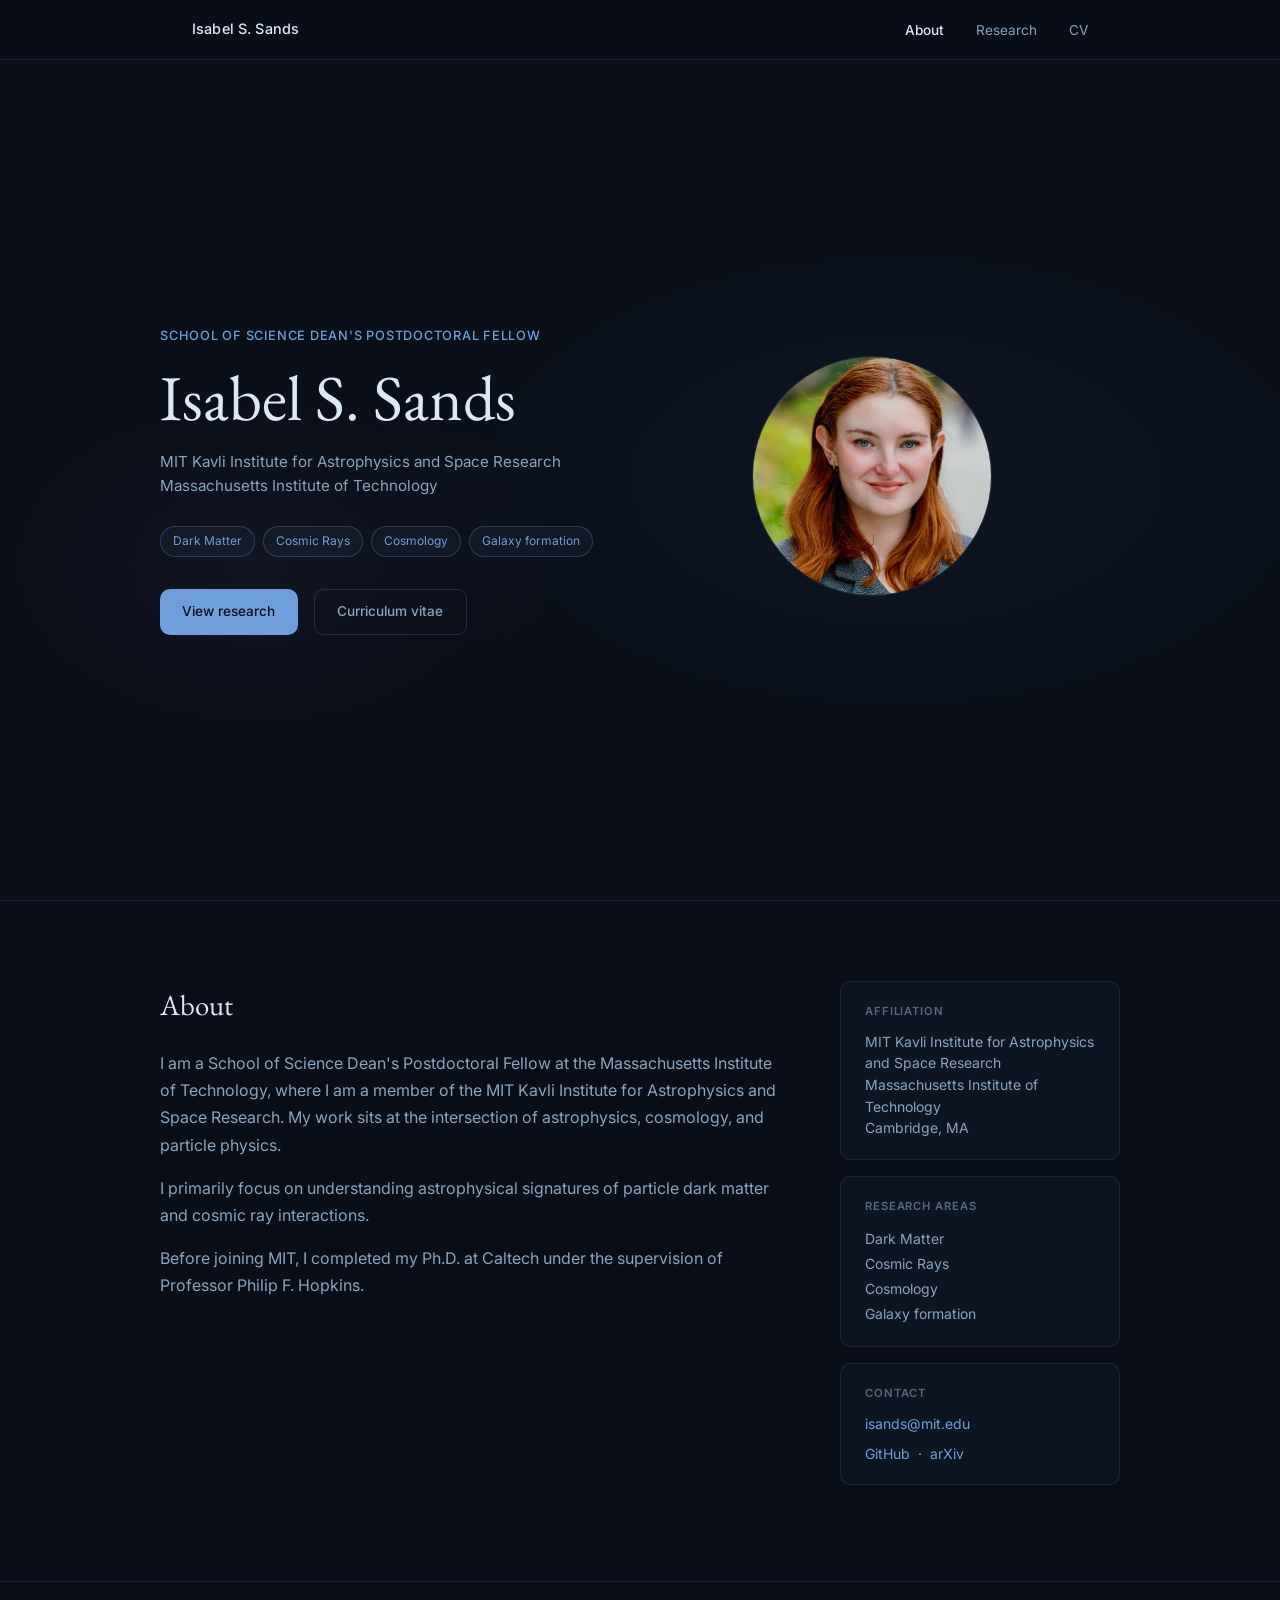
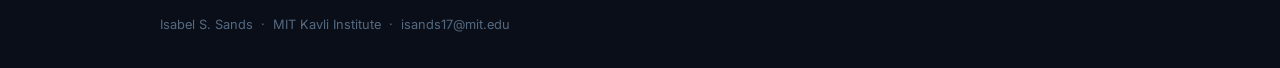
<file: index.html>
<!DOCTYPE html>
<html lang="en">
<head>
<meta charset="UTF-8">
<meta name="viewport" content="width=device-width, initial-scale=1, viewport-fit=cover">
<title>Isabel S. Sands</title>
<link rel="preconnect" href="https://fonts.googleapis.com">
<link rel="preconnect" href="https://fonts.gstatic.com" crossorigin>
<link href="https://fonts.googleapis.com/css2?family=Inter:wght@300;400;500;600&family=EB+Garamond:ital,wght@0,400;1,400&display=swap" rel="stylesheet">
<link rel="stylesheet" href="style.css">
</head>
<body>

<header class="site-header">
  <nav class="nav-inner">
    <a href="index.html" class="nav-name">Isabel S. Sands</a>
    <ul class="nav-links">
      <li><a href="index.html" class="active">About</a></li>
      <li><a href="research.html">Research</a></li>
      <li><a href="cv.html">CV</a></li>
    </ul>
  </nav>
</header>

<main>
  <section class="hero">
    <div class="hero-inner">
      <div class="hero-text">
        <p class="hero-role">School of Science Dean's Postdoctoral Fellow</p>
        <h1 class="hero-name">Isabel S. Sands</h1>
        <p class="hero-affil">MIT Kavli Institute for Astrophysics and Space Research<br>Massachusetts Institute of Technology</p>
        <div class="hero-tags">
          <span class="tag">Dark Matter</span>
          <span class="tag">Cosmic Rays</span>
          <span class="tag">Cosmology</span>
          <span class="tag">Galaxy formation</span>
        </div>
        <div class="hero-actions">
          <a href="research.html" class="btn-primary">View research</a>
          <a href="cv.html" class="btn-secondary">Curriculum vitae</a>
        </div>
      </div>
      <div class="hero-visual">
        <img src="images/headshot.jpeg" alt="Isabel S. Sands" style="width:240px;height:240px;object-fit:cover;border-radius:50%;border:1px solid rgba(110,159,218,0.2);">
      </div>
          <defs>
            <radialGradient id="glow1" cx="50%" cy="50%" r="50%">
              <stop offset="0%" stop-color="#6e9fda" stop-opacity="0.18"/>
              <stop offset="100%" stop-color="#6e9fda" stop-opacity="0"/>
            </radialGradient>
            <radialGradient id="glow2" cx="50%" cy="50%" r="50%">
              <stop offset="0%" stop-color="#a78bda" stop-opacity="0.12"/>
              <stop offset="100%" stop-color="#a78bda" stop-opacity="0"/>
            </radialGradient>
          </defs>
          <!-- Outer glow rings -->
          <circle cx="160" cy="160" r="140" fill="url(#glow1)"/>
          <circle cx="160" cy="160" r="100" fill="url(#glow2)"/>
          <!-- Orbit ellipses -->
          <ellipse cx="160" cy="160" rx="130" ry="48" fill="none" stroke="#6e9fda" stroke-width="0.6" opacity="0.3" transform="rotate(-20 160 160)"/>
          <ellipse cx="160" cy="160" rx="100" ry="36" fill="none" stroke="#a78bda" stroke-width="0.6" opacity="0.25" transform="rotate(40 160 160)"/>
          <ellipse cx="160" cy="160" rx="68" ry="24" fill="none" stroke="#6e9fda" stroke-width="0.5" opacity="0.2" transform="rotate(70 160 160)"/>
          <!-- Stars -->
          <circle cx="62" cy="88" r="1.4" fill="#c8d8f0" opacity="0.9"/>
          <circle cx="248" cy="72" r="1" fill="#c8d8f0" opacity="0.7"/>
          <circle cx="290" cy="200" r="1.6" fill="#c8d8f0" opacity="0.8"/>
          <circle cx="44" cy="230" r="1.2" fill="#c8d8f0" opacity="0.6"/>
          <circle cx="180" cy="36" r="0.9" fill="#c8d8f0" opacity="0.6"/>
          <circle cx="78" cy="265" r="1.1" fill="#c8d8f0" opacity="0.5"/>
          <circle cx="266" cy="260" r="1.3" fill="#c8d8f0" opacity="0.7"/>
          <circle cx="130" cy="298" r="0.8" fill="#c8d8f0" opacity="0.5"/>
          <!-- Particles on orbits -->
          <circle cx="41" cy="148" r="2.5" fill="#6e9fda" opacity="0.7"/>
          <circle cx="270" cy="196" r="2" fill="#a78bda" opacity="0.6"/>
          <circle cx="196" cy="96" r="1.8" fill="#6e9fda" opacity="0.5"/>
          <!-- Central body -->
          <circle cx="160" cy="160" r="22" fill="#0e1929" stroke="#6e9fda" stroke-width="1.2" opacity="0.9"/>
          <circle cx="160" cy="160" r="14" fill="#162438" stroke="#a78bda" stroke-width="0.8" opacity="0.8"/>
          <circle cx="160" cy="160" r="6" fill="#6e9fda" opacity="0.85"/>
        </svg>
      </div>
    </div>
  </section>

  <section class="bio-section">
    <div class="content-wrap">
      <div class="bio-grid">
        <div class="bio-text">
          <h2>About</h2>
          <p>I am a School of Science Dean's Postdoctoral Fellow at the Massachusetts Institute of Technology, where I am a member of the MIT Kavli Institute for Astrophysics and Space Research. My work sits at the intersection of astrophysics, cosmology, and particle physics.</p>
          <p>I primarily focus on understanding astrophysical signatures of particle dark matter and cosmic ray interactions.</p>
          <p>Before joining MIT, I completed my Ph.D. at Caltech under the supervision of Professor Philip F. Hopkins.</p>
        </div>
        <div class="bio-sidebar">
          <div class="sidebar-card">
            <h3>Affiliation</h3>
            <p>MIT Kavli Institute for Astrophysics and Space Research<br>Massachusetts Institute of Technology<br>Cambridge, MA</p>
          </div>
          <div class="sidebar-card">
            <h3>Research areas</h3>
            <ul class="sidebar-list">
              <li>Dark Matter</li>
              <li>Cosmic Rays</li>
              <li>Cosmology</li>
              <li>Galaxy formation</li>
            </ul>
          </div>
          <div class="sidebar-card">
            <h3>Contact</h3>
            <p><a href="mailto:isands@mit.edu" class="inline-link">isands@mit.edu</a></p>
            <p style="margin-top:0.5rem"><a href="https://github.com/yourusername" class="inline-link" target="_blank">GitHub</a> &nbsp;·&nbsp; <a href="https://arxiv.org" class="inline-link" target="_blank">arXiv</a></p>
          </div>
        </div>
      </div>
    </div>
  </section>
</main>

<footer class="site-footer">
  <div class="footer-inner">
    <p>Isabel S. Sands &nbsp;·&nbsp; MIT Kavli Institute &nbsp;·&nbsp; <a href="mailto:isands17@mit.edu" class="footer-link">isands17@mit.edu</a></p>
  </div>
</footer>

</body>
</html>
</file>
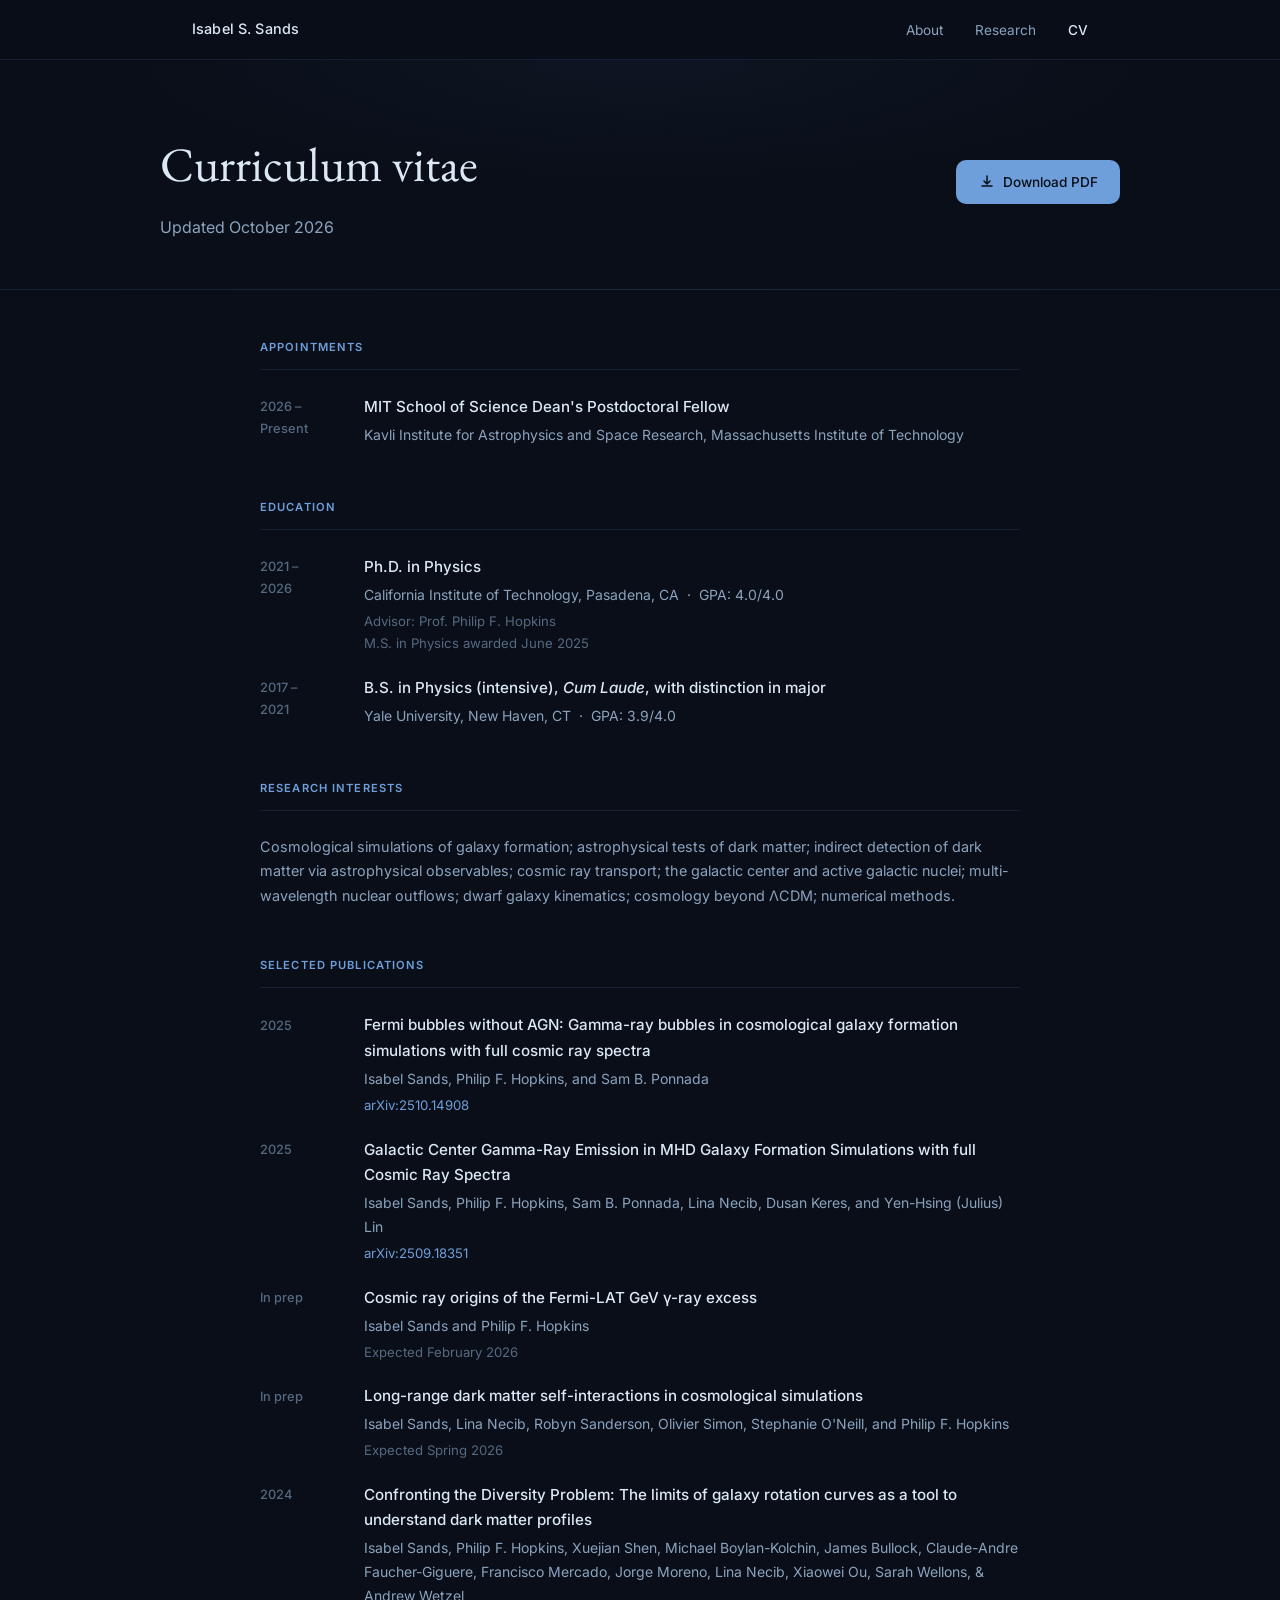
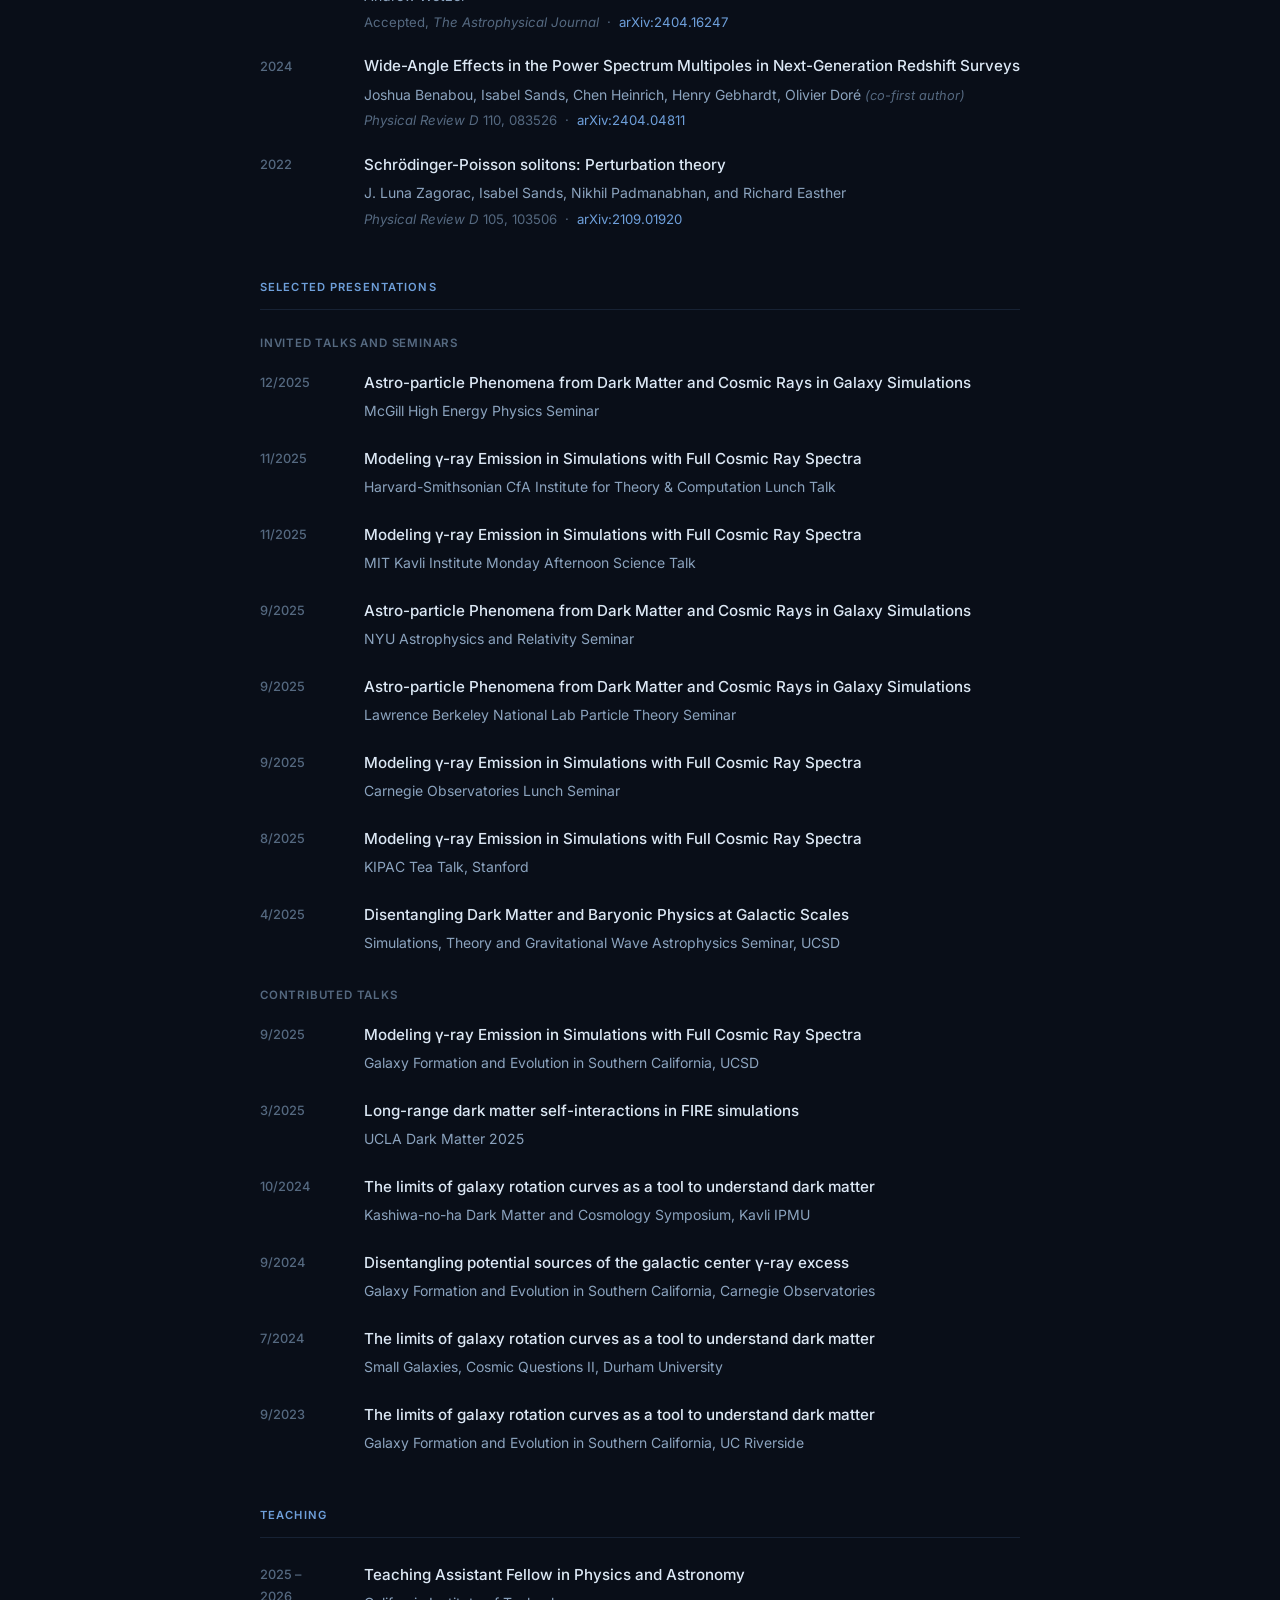
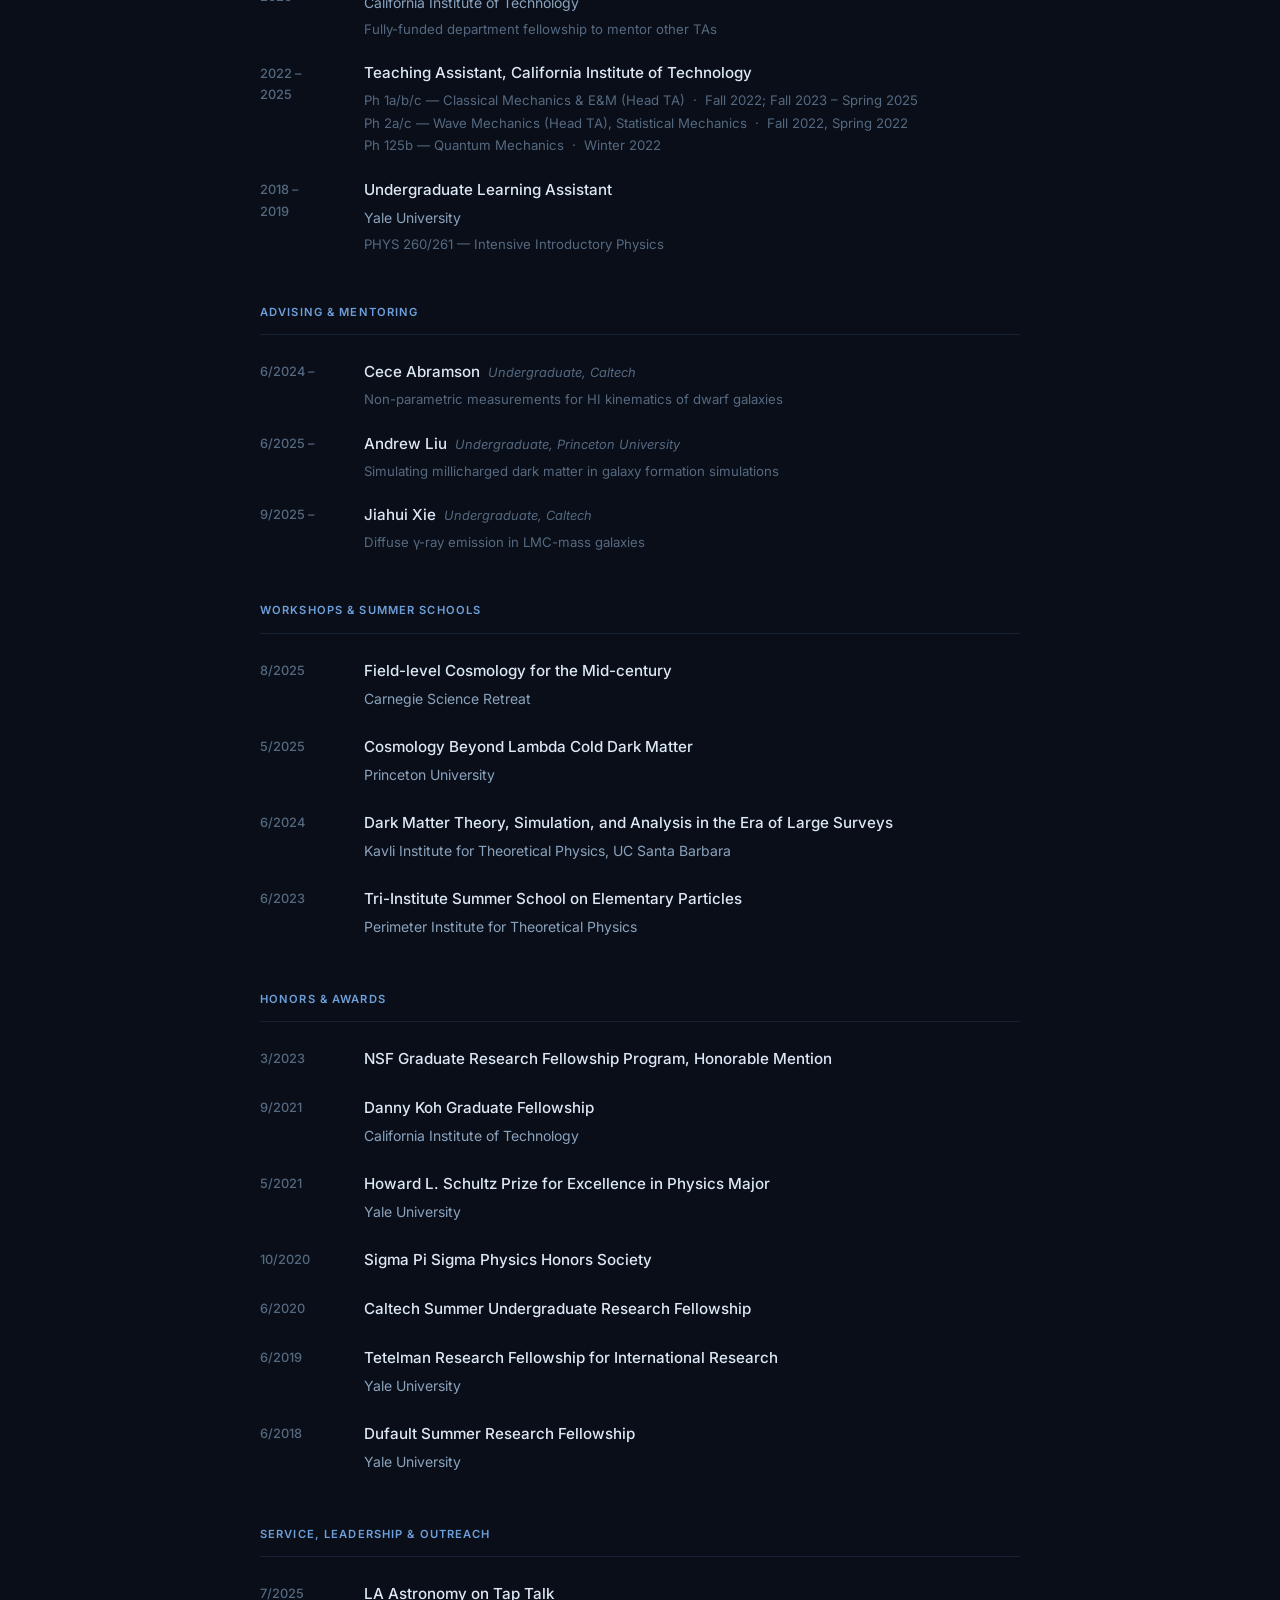
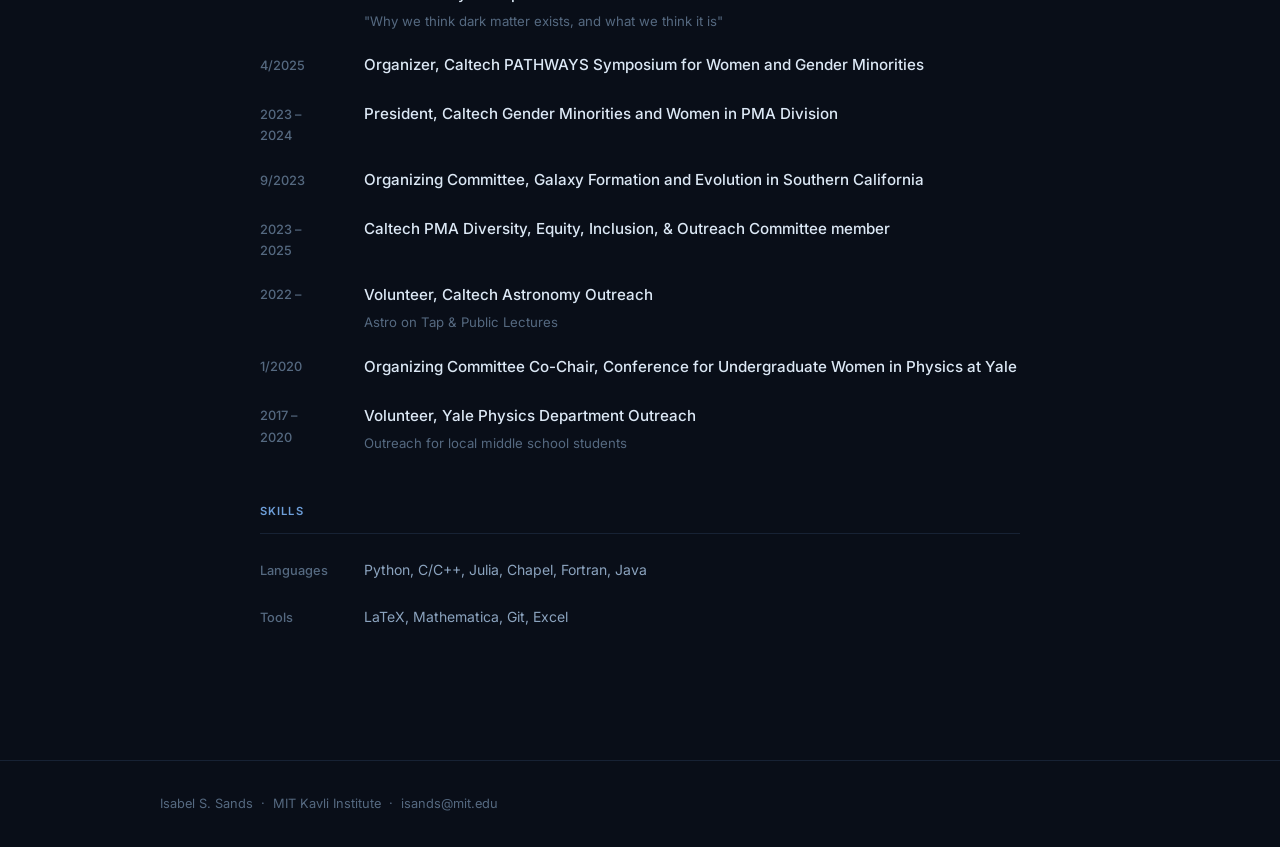
<file: cv.html>
<!DOCTYPE html>
<html lang="en">
<head>
<meta charset="UTF-8">
<meta name="viewport" content="width=device-width, initial-scale=1, viewport-fit=cover">
<title>CV — Isabel S. Sands</title>
<link rel="preconnect" href="https://fonts.googleapis.com">
<link rel="preconnect" href="https://fonts.gstatic.com" crossorigin>
<link href="https://fonts.googleapis.com/css2?family=Inter:wght@300;400;500;600&family=EB+Garamond:ital,wght@0,400;1,400&display=swap" rel="stylesheet">
<link rel="stylesheet" href="style.css">
</head>
<body>

<header class="site-header">
  <nav class="nav-inner">
    <a href="index.html" class="nav-name">Isabel S. Sands</a>
    <ul class="nav-links">
      <li><a href="index.html">About</a></li>
      <li><a href="research.html">Research</a></li>
      <li><a href="cv.html" class="active">CV</a></li>
    </ul>
  </nav>
</header>

<main>
  <section class="page-hero">
    <div class="content-wrap">
      <div class="cv-hero-row">
        <div>
          <h1 class="page-title">Curriculum vitae</h1>
          <p class="page-subtitle">Updated October 2026</p>
        </div>
        <a href="cv.pdf" download class="btn-primary cv-download">
          <svg width="16" height="16" viewBox="0 0 16 16" fill="none" aria-hidden="true">
            <path d="M8 2v8M5 7l3 3 3-3M3 12h10" stroke="currentColor" stroke-width="1.5" stroke-linecap="round" stroke-linejoin="round"/>
          </svg>
          Download PDF
        </a>
      </div>
    </div>
  </section>

  <section class="cv-body">
    <div class="content-wrap cv-layout">


      <div class="cv-section">
        <h2 class="cv-heading">Appointments</h2>
        <div class="cv-entries">
          <div class="cv-entry">
            <div class="cv-entry-year">2026 –<br>Present</div>

            <div class="cv-entry-body">
              <p class="cv-entry-title">MIT School of Science Dean's Postdoctoral Fellow</p>
              <p class="cv-entry-sub"> Kavli Institute for Astrophysics and Space Research, Massachusetts Institute of Technology</p>
            </div>
        


          </div>

        </div>
      </div>

      <!-- EDUCATION -->
      <div class="cv-section">
        <h2 class="cv-heading">Education</h2>
        <div class="cv-entries">
          <div class="cv-entry">
            <div class="cv-entry-year">2021 –<br>2026</div>
            <div class="cv-entry-body">
              <p class="cv-entry-title">Ph.D. in Physics</p>
              <p class="cv-entry-sub">California Institute of Technology, Pasadena, CA &nbsp;·&nbsp; GPA: 4.0/4.0</p>
              <p class="cv-entry-detail">Advisor: Prof. Philip F. Hopkins</p>
              <p class="cv-entry-detail">M.S. in Physics awarded June 2025</p>
            </div>
          </div>
          <div class="cv-entry">
            <div class="cv-entry-year">2017 –<br>2021</div>
            <div class="cv-entry-body">
              <p class="cv-entry-title">B.S. in Physics (intensive), <em>Cum Laude</em>, with distinction in major</p>
              <p class="cv-entry-sub">Yale University, New Haven, CT &nbsp;·&nbsp; GPA: 3.9/4.0</p>
            </div>
          </div>
        </div>
      </div>

      <!-- RESEARCH INTERESTS -->
      <div class="cv-section">
        <h2 class="cv-heading">Research interests</h2>
        <p class="cv-prose">Cosmological simulations of galaxy formation; astrophysical tests of dark matter; indirect detection of dark matter via astrophysical observables; cosmic ray transport; the galactic center and active galactic nuclei; multi-wavelength nuclear outflows; dwarf galaxy kinematics; cosmology beyond &Lambda;CDM; numerical methods.</p>
      </div>

      <!-- PUBLICATIONS -->
      <div class="cv-section">
        <h2 class="cv-heading">Selected publications</h2>
        <div class="cv-entries">

          <div class="cv-entry">
            <div class="cv-entry-year">2025</div>
            <div class="cv-entry-body">
              <p class="cv-entry-title">Fermi bubbles without AGN: Gamma-ray bubbles in cosmological galaxy formation simulations with full cosmic ray spectra</p>
              <p class="cv-entry-sub">Isabel Sands, Philip F. Hopkins, and Sam B. Ponnada</p>
              <p class="cv-entry-detail"><a href="https://arxiv.org/abs/2510.14908" class="inline-link" target="_blank">arXiv:2510.14908</a></p>
            </div>
          </div>

          <div class="cv-entry">
            <div class="cv-entry-year">2025</div>
            <div class="cv-entry-body">
              <p class="cv-entry-title">Galactic Center Gamma-Ray Emission in MHD Galaxy Formation Simulations with full Cosmic Ray Spectra</p>
              <p class="cv-entry-sub">Isabel Sands, Philip F. Hopkins, Sam B. Ponnada, Lina Necib, Dusan Keres, and Yen-Hsing (Julius) Lin</p>
              <p class="cv-entry-detail"><a href="https://arxiv.org/abs/2509.18351" class="inline-link" target="_blank">arXiv:2509.18351</a></p>
            </div>
          </div>

          <div class="cv-entry">
            <div class="cv-entry-year">In prep</div>
            <div class="cv-entry-body">
              <p class="cv-entry-title">Cosmic ray origins of the Fermi-LAT GeV &gamma;-ray excess</p>
              <p class="cv-entry-sub">Isabel Sands and Philip F. Hopkins</p>
              <p class="cv-entry-detail">Expected February 2026</p>
            </div>
          </div>

          <div class="cv-entry">
            <div class="cv-entry-year">In prep</div>
            <div class="cv-entry-body">
              <p class="cv-entry-title">Long-range dark matter self-interactions in cosmological simulations</p>
              <p class="cv-entry-sub">Isabel Sands, Lina Necib, Robyn Sanderson, Olivier Simon, Stephanie O'Neill, and Philip F. Hopkins</p>
              <p class="cv-entry-detail">Expected Spring 2026</p>
            </div>
          </div>

          <div class="cv-entry">
            <div class="cv-entry-year">2024</div>
            <div class="cv-entry-body">
              <p class="cv-entry-title">Confronting the Diversity Problem: The limits of galaxy rotation curves as a tool to understand dark matter profiles</p>
              <p class="cv-entry-sub">Isabel Sands, Philip F. Hopkins, Xuejian Shen, Michael Boylan-Kolchin, James Bullock, Claude-Andre Faucher-Giguere, Francisco Mercado, Jorge Moreno, Lina Necib, Xiaowei Ou, Sarah Wellons, &amp; Andrew Wetzel</p>
              <p class="cv-entry-detail">Accepted, <em>The Astrophysical Journal</em> &nbsp;·&nbsp; <a href="https://arxiv.org/abs/2404.16247" class="inline-link" target="_blank">arXiv:2404.16247</a></p>
            </div>
          </div>

          <div class="cv-entry">
            <div class="cv-entry-year">2024</div>
            <div class="cv-entry-body">
              <p class="cv-entry-title">Wide-Angle Effects in the Power Spectrum Multipoles in Next-Generation Redshift Surveys</p>
              <p class="cv-entry-sub">Joshua Benabou, Isabel Sands, Chen Heinrich, Henry Gebhardt, Olivier Doré <span class="cv-entry-note">(co-first author)</span></p>
              <p class="cv-entry-detail"><em>Physical Review D</em> 110, 083526 &nbsp;·&nbsp; <a href="https://arxiv.org/abs/2404.04811" class="inline-link" target="_blank">arXiv:2404.04811</a></p>
            </div>
          </div>

          <div class="cv-entry">
            <div class="cv-entry-year">2022</div>
            <div class="cv-entry-body">
              <p class="cv-entry-title">Schrödinger-Poisson solitons: Perturbation theory</p>
              <p class="cv-entry-sub">J. Luna Zagorac, Isabel Sands, Nikhil Padmanabhan, and Richard Easther</p>
              <p class="cv-entry-detail"><em>Physical Review D</em> 105, 103506 &nbsp;·&nbsp; <a href="https://arxiv.org/abs/2109.01920" class="inline-link" target="_blank">arXiv:2109.01920</a></p>
            </div>
          </div>

        </div>
      </div>

      <!-- PRESENTATIONS -->
      <div class="cv-section">
        <h2 class="cv-heading">Selected presentations</h2>

        <p class="cv-subsection-label">Invited talks and seminars</p>
        <div class="cv-entries" style="margin-bottom:1.75rem">
          <div class="cv-entry">
            <div class="cv-entry-year">12/2025</div>
            <div class="cv-entry-body">
              <p class="cv-entry-title">Astro-particle Phenomena from Dark Matter and Cosmic Rays in Galaxy Simulations</p>
              <p class="cv-entry-sub">McGill High Energy Physics Seminar</p>
            </div>
          </div>
          <div class="cv-entry">
            <div class="cv-entry-year">11/2025</div>
            <div class="cv-entry-body">
              <p class="cv-entry-title">Modeling &gamma;-ray Emission in Simulations with Full Cosmic Ray Spectra</p>
              <p class="cv-entry-sub">Harvard-Smithsonian CfA Institute for Theory &amp; Computation Lunch Talk</p>
            </div>
          </div>
          <div class="cv-entry">
            <div class="cv-entry-year">11/2025</div>
            <div class="cv-entry-body">
              <p class="cv-entry-title">Modeling &gamma;-ray Emission in Simulations with Full Cosmic Ray Spectra</p>
              <p class="cv-entry-sub">MIT Kavli Institute Monday Afternoon Science Talk</p>
            </div>
          </div>
          <div class="cv-entry">
            <div class="cv-entry-year">9/2025</div>
            <div class="cv-entry-body">
              <p class="cv-entry-title">Astro-particle Phenomena from Dark Matter and Cosmic Rays in Galaxy Simulations</p>
              <p class="cv-entry-sub">NYU Astrophysics and Relativity Seminar</p>
            </div>
          </div>
          <div class="cv-entry">
            <div class="cv-entry-year">9/2025</div>
            <div class="cv-entry-body">
              <p class="cv-entry-title">Astro-particle Phenomena from Dark Matter and Cosmic Rays in Galaxy Simulations</p>
              <p class="cv-entry-sub">Lawrence Berkeley National Lab Particle Theory Seminar</p>
            </div>
          </div>
          <div class="cv-entry">
            <div class="cv-entry-year">9/2025</div>
            <div class="cv-entry-body">
              <p class="cv-entry-title">Modeling &gamma;-ray Emission in Simulations with Full Cosmic Ray Spectra</p>
              <p class="cv-entry-sub">Carnegie Observatories Lunch Seminar</p>
            </div>
          </div>
          <div class="cv-entry">
            <div class="cv-entry-year">8/2025</div>
            <div class="cv-entry-body">
              <p class="cv-entry-title">Modeling &gamma;-ray Emission in Simulations with Full Cosmic Ray Spectra</p>
              <p class="cv-entry-sub">KIPAC Tea Talk, Stanford</p>
            </div>
          </div>
          <div class="cv-entry">
            <div class="cv-entry-year">4/2025</div>
            <div class="cv-entry-body">
              <p class="cv-entry-title">Disentangling Dark Matter and Baryonic Physics at Galactic Scales</p>
              <p class="cv-entry-sub">Simulations, Theory and Gravitational Wave Astrophysics Seminar, UCSD</p>
            </div>
          </div>
        </div>

        <p class="cv-subsection-label">Contributed talks</p>
        <div class="cv-entries">
          <div class="cv-entry">
            <div class="cv-entry-year">9/2025</div>
            <div class="cv-entry-body">
              <p class="cv-entry-title">Modeling &gamma;-ray Emission in Simulations with Full Cosmic Ray Spectra</p>
              <p class="cv-entry-sub">Galaxy Formation and Evolution in Southern California, UCSD</p>
            </div>
          </div>
          <div class="cv-entry">
            <div class="cv-entry-year">3/2025</div>
            <div class="cv-entry-body">
              <p class="cv-entry-title">Long-range dark matter self-interactions in FIRE simulations</p>
              <p class="cv-entry-sub">UCLA Dark Matter 2025</p>
            </div>
          </div>
          <div class="cv-entry">
            <div class="cv-entry-year">10/2024</div>
            <div class="cv-entry-body">
              <p class="cv-entry-title">The limits of galaxy rotation curves as a tool to understand dark matter</p>
              <p class="cv-entry-sub">Kashiwa-no-ha Dark Matter and Cosmology Symposium, Kavli IPMU</p>
            </div>
          </div>
          <div class="cv-entry">
            <div class="cv-entry-year">9/2024</div>
            <div class="cv-entry-body">
              <p class="cv-entry-title">Disentangling potential sources of the galactic center &gamma;-ray excess</p>
              <p class="cv-entry-sub">Galaxy Formation and Evolution in Southern California, Carnegie Observatories</p>
            </div>
          </div>
          <div class="cv-entry">
            <div class="cv-entry-year">7/2024</div>
            <div class="cv-entry-body">
              <p class="cv-entry-title">The limits of galaxy rotation curves as a tool to understand dark matter</p>
              <p class="cv-entry-sub">Small Galaxies, Cosmic Questions II, Durham University</p>
            </div>
          </div>
          <div class="cv-entry">
            <div class="cv-entry-year">9/2023</div>
            <div class="cv-entry-body">
              <p class="cv-entry-title">The limits of galaxy rotation curves as a tool to understand dark matter</p>
              <p class="cv-entry-sub">Galaxy Formation and Evolution in Southern California, UC Riverside</p>
            </div>
          </div>
        </div>
      </div>

      <!-- TEACHING -->
      <div class="cv-section">
        <h2 class="cv-heading">Teaching</h2>
        <div class="cv-entries">
          <div class="cv-entry">
            <div class="cv-entry-year">2025 –<br>2026</div>
            <div class="cv-entry-body">
              <p class="cv-entry-title">Teaching Assistant Fellow in Physics and Astronomy</p>
              <p class="cv-entry-sub">California Institute of Technology</p>
              <p class="cv-entry-detail">Fully-funded department fellowship to mentor other TAs</p>
            </div>
          </div>
          <div class="cv-entry">
            <div class="cv-entry-year">2022 –<br>2025</div>
            <div class="cv-entry-body">
              <p class="cv-entry-title">Teaching Assistant, California Institute of Technology</p>
              <p class="cv-entry-detail">Ph 1a/b/c — Classical Mechanics &amp; E&amp;M (Head TA) &nbsp;·&nbsp; Fall 2022; Fall 2023 – Spring 2025</p>
              <p class="cv-entry-detail">Ph 2a/c — Wave Mechanics (Head TA), Statistical Mechanics &nbsp;·&nbsp; Fall 2022, Spring 2022</p>
              <p class="cv-entry-detail">Ph 125b — Quantum Mechanics &nbsp;·&nbsp; Winter 2022</p>
            </div>
          </div>
          <div class="cv-entry">
            <div class="cv-entry-year">2018 –<br>2019</div>
            <div class="cv-entry-body">
              <p class="cv-entry-title">Undergraduate Learning Assistant</p>
              <p class="cv-entry-sub">Yale University</p>
              <p class="cv-entry-detail">PHYS 260/261 — Intensive Introductory Physics</p>
            </div>
          </div>
        </div>
      </div>

      <!-- ADVISING -->
      <div class="cv-section">
        <h2 class="cv-heading">Advising &amp; mentoring</h2>
        <div class="cv-entries">
          <div class="cv-entry">
            <div class="cv-entry-year">6/2024 –</div>
            <div class="cv-entry-body">
              <p class="cv-entry-title">Cece Abramson &nbsp;<span class="cv-entry-note">Undergraduate, Caltech</span></p>
              <p class="cv-entry-detail">Non-parametric measurements for HI kinematics of dwarf galaxies</p>
            </div>
          </div>
          <div class="cv-entry">
            <div class="cv-entry-year">6/2025 –</div>
            <div class="cv-entry-body">
              <p class="cv-entry-title">Andrew Liu &nbsp;<span class="cv-entry-note">Undergraduate, Princeton University</span></p>
              <p class="cv-entry-detail">Simulating millicharged dark matter in galaxy formation simulations</p>
            </div>
          </div>
          <div class="cv-entry">
            <div class="cv-entry-year">9/2025 –</div>
            <div class="cv-entry-body">
              <p class="cv-entry-title">Jiahui Xie &nbsp;<span class="cv-entry-note">Undergraduate, Caltech</span></p>
              <p class="cv-entry-detail">Diffuse &gamma;-ray emission in LMC-mass galaxies</p>
            </div>
          </div>
        </div>
      </div>

      <!-- WORKSHOPS -->
      <div class="cv-section">
        <h2 class="cv-heading">Workshops &amp; summer schools</h2>
        <div class="cv-entries">
          <div class="cv-entry">
            <div class="cv-entry-year">8/2025</div>
            <div class="cv-entry-body">
              <p class="cv-entry-title">Field-level Cosmology for the Mid-century</p>
              <p class="cv-entry-sub">Carnegie Science Retreat</p>
            </div>
          </div>
          <div class="cv-entry">
            <div class="cv-entry-year">5/2025</div>
            <div class="cv-entry-body">
              <p class="cv-entry-title">Cosmology Beyond Lambda Cold Dark Matter</p>
              <p class="cv-entry-sub">Princeton University</p>
            </div>
          </div>
          <div class="cv-entry">
            <div class="cv-entry-year">6/2024</div>
            <div class="cv-entry-body">
              <p class="cv-entry-title">Dark Matter Theory, Simulation, and Analysis in the Era of Large Surveys</p>
              <p class="cv-entry-sub">Kavli Institute for Theoretical Physics, UC Santa Barbara</p>
            </div>
          </div>
          <div class="cv-entry">
            <div class="cv-entry-year">6/2023</div>
            <div class="cv-entry-body">
              <p class="cv-entry-title">Tri-Institute Summer School on Elementary Particles</p>
              <p class="cv-entry-sub">Perimeter Institute for Theoretical Physics</p>
            </div>
          </div>
        </div>
      </div>

      <!-- HONORS -->
      <div class="cv-section">
        <h2 class="cv-heading">Honors &amp; awards</h2>
        <div class="cv-entries">
          <div class="cv-entry">
            <div class="cv-entry-year">3/2023</div>
            <div class="cv-entry-body">
              <p class="cv-entry-title">NSF Graduate Research Fellowship Program, Honorable Mention</p>
            </div>
          </div>
          <div class="cv-entry">
            <div class="cv-entry-year">9/2021</div>
            <div class="cv-entry-body">
              <p class="cv-entry-title">Danny Koh Graduate Fellowship</p>
              <p class="cv-entry-sub">California Institute of Technology</p>
            </div>
          </div>
          <div class="cv-entry">
            <div class="cv-entry-year">5/2021</div>
            <div class="cv-entry-body">
              <p class="cv-entry-title">Howard L. Schultz Prize for Excellence in Physics Major</p>
              <p class="cv-entry-sub">Yale University</p>
            </div>
          </div>
          <div class="cv-entry">
            <div class="cv-entry-year">10/2020</div>
            <div class="cv-entry-body">
              <p class="cv-entry-title">Sigma Pi Sigma Physics Honors Society</p>
            </div>
          </div>
          <div class="cv-entry">
            <div class="cv-entry-year">6/2020</div>
            <div class="cv-entry-body">
              <p class="cv-entry-title">Caltech Summer Undergraduate Research Fellowship</p>
            </div>
          </div>
          <div class="cv-entry">
            <div class="cv-entry-year">6/2019</div>
            <div class="cv-entry-body">
              <p class="cv-entry-title">Tetelman Research Fellowship for International Research</p>
              <p class="cv-entry-sub">Yale University</p>
            </div>
          </div>
          <div class="cv-entry">
            <div class="cv-entry-year">6/2018</div>
            <div class="cv-entry-body">
              <p class="cv-entry-title">Dufault Summer Research Fellowship</p>
              <p class="cv-entry-sub">Yale University</p>
            </div>
          </div>
        </div>
      </div>

      <!-- SERVICE -->
      <div class="cv-section">
        <h2 class="cv-heading">Service, leadership &amp; outreach</h2>
        <div class="cv-entries">
          <div class="cv-entry">
            <div class="cv-entry-year">7/2025</div>
            <div class="cv-entry-body">
              <p class="cv-entry-title">LA Astronomy on Tap Talk</p>
              <p class="cv-entry-detail">"Why we think dark matter exists, and what we think it is"</p>
            </div>
          </div>
          <div class="cv-entry">
            <div class="cv-entry-year">4/2025</div>
            <div class="cv-entry-body">
              <p class="cv-entry-title">Organizer, Caltech PATHWAYS Symposium for Women and Gender Minorities</p>
            </div>
          </div>
          <div class="cv-entry">
            <div class="cv-entry-year">2023 –<br>2024</div>
            <div class="cv-entry-body">
              <p class="cv-entry-title">President, Caltech Gender Minorities and Women in PMA Division</p>
            </div>
          </div>
          <div class="cv-entry">
            <div class="cv-entry-year">9/2023</div>
            <div class="cv-entry-body">
              <p class="cv-entry-title">Organizing Committee, Galaxy Formation and Evolution in Southern California</p>
            </div>
          </div>
          <div class="cv-entry">
            <div class="cv-entry-year">2023 –<br>2025</div>
            <div class="cv-entry-body">
              <p class="cv-entry-title">Caltech PMA Diversity, Equity, Inclusion, &amp; Outreach Committee member</p>
            </div>
          </div>
          <div class="cv-entry">
            <div class="cv-entry-year">2022 –</div>
            <div class="cv-entry-body">
              <p class="cv-entry-title">Volunteer, Caltech Astronomy Outreach</p>
              <p class="cv-entry-detail">Astro on Tap &amp; Public Lectures</p>
            </div>
          </div>
          <div class="cv-entry">
            <div class="cv-entry-year">1/2020</div>
            <div class="cv-entry-body">
              <p class="cv-entry-title">Organizing Committee Co-Chair, Conference for Undergraduate Women in Physics at Yale</p>
            </div>
          </div>
          <div class="cv-entry">
            <div class="cv-entry-year">2017 –<br>2020</div>
            <div class="cv-entry-body">
              <p class="cv-entry-title">Volunteer, Yale Physics Department Outreach</p>
              <p class="cv-entry-detail">Outreach for local middle school students</p>
            </div>
          </div>
        </div>
      </div>

      <!-- SKILLS -->
      <div class="cv-section">
        <h2 class="cv-heading">Skills</h2>
        <div class="cv-entries">
          <div class="cv-entry">
            <div class="cv-entry-year">Languages</div>
            <div class="cv-entry-body">
              <p class="cv-entry-sub">Python, C/C++, Julia, Chapel, Fortran, Java</p>
            </div>
          </div>
          <div class="cv-entry">
            <div class="cv-entry-year">Tools</div>
            <div class="cv-entry-body">
              <p class="cv-entry-sub">LaTeX, Mathematica, Git, Excel</p>
            </div>
          </div>
        </div>
      </div>

    </div>
  </section>
</main>

<footer class="site-footer">
  <div class="footer-inner">
    <p>Isabel S. Sands &nbsp;·&nbsp; MIT Kavli Institute &nbsp;·&nbsp; <a href="mailto:isands@mit.edu" class="footer-link">isands@mit.edu</a></p>
  </div>
</footer>

</body>
</html>
</file>
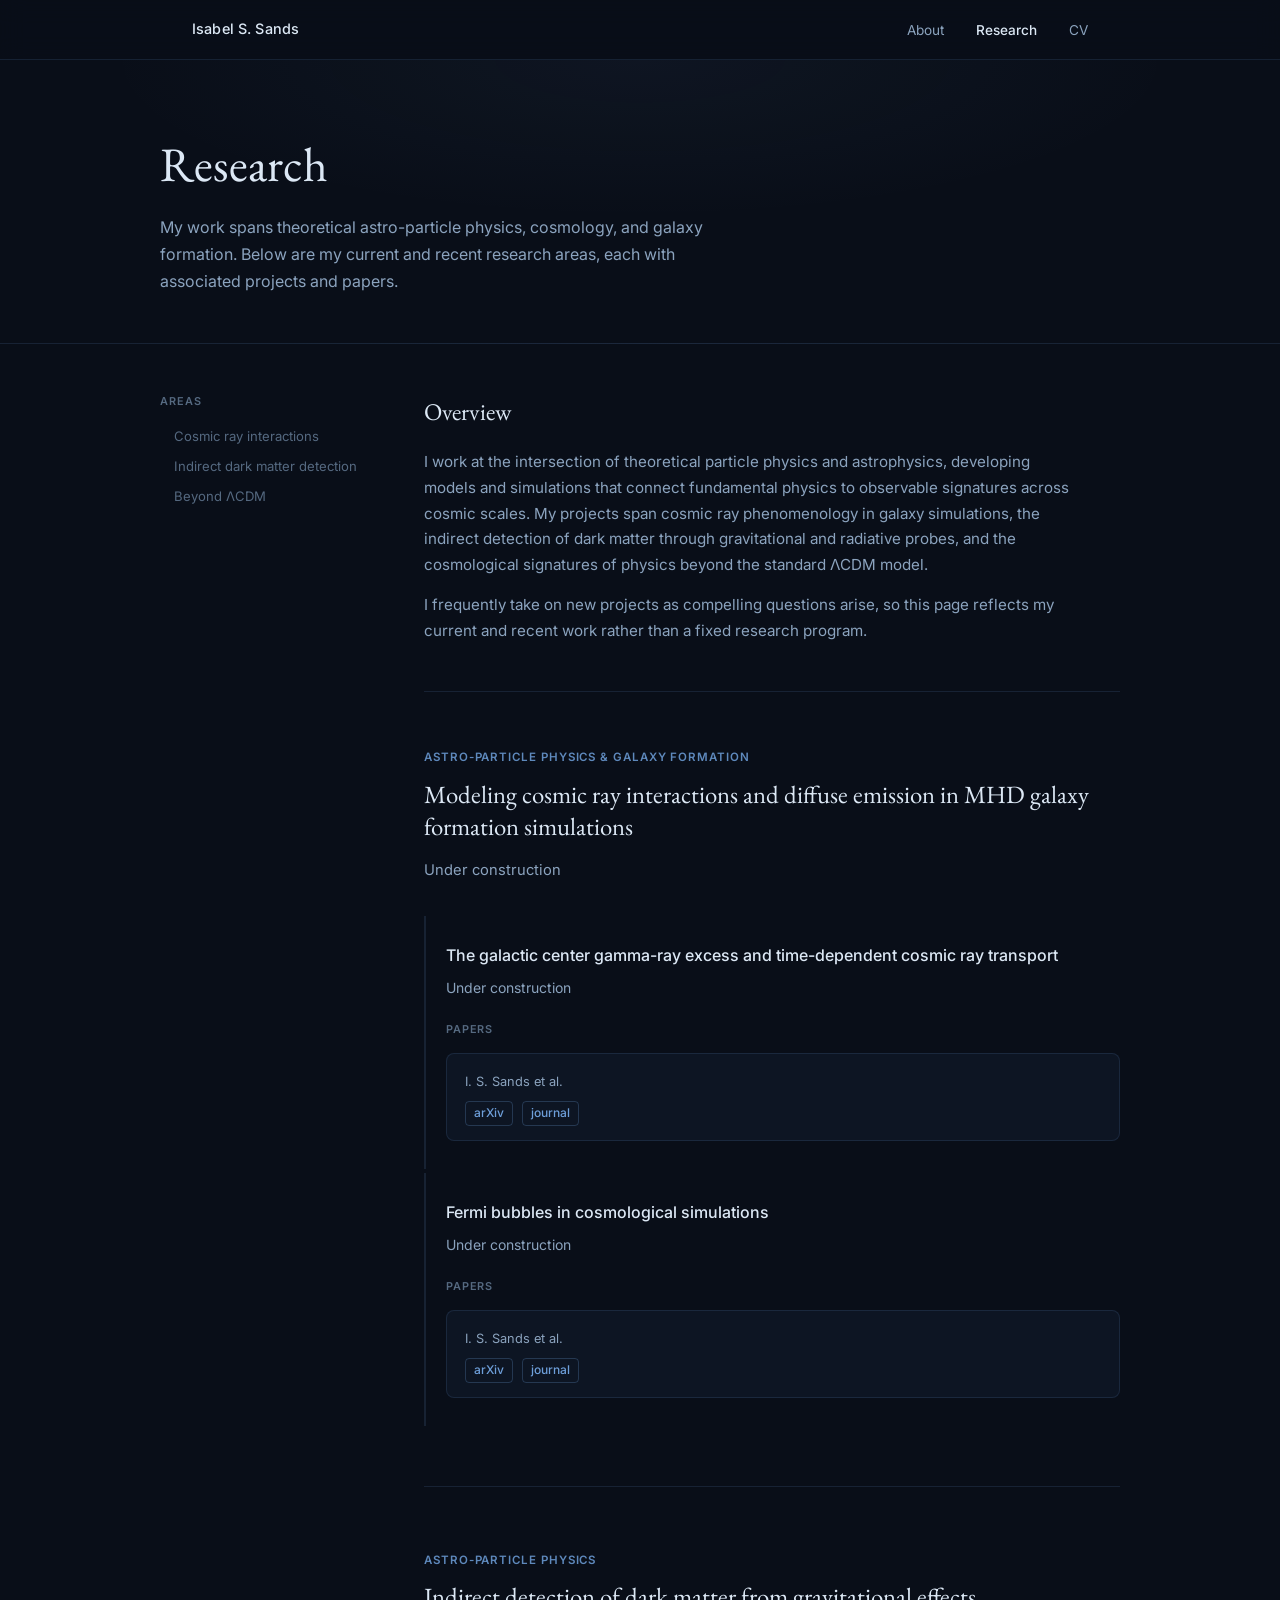
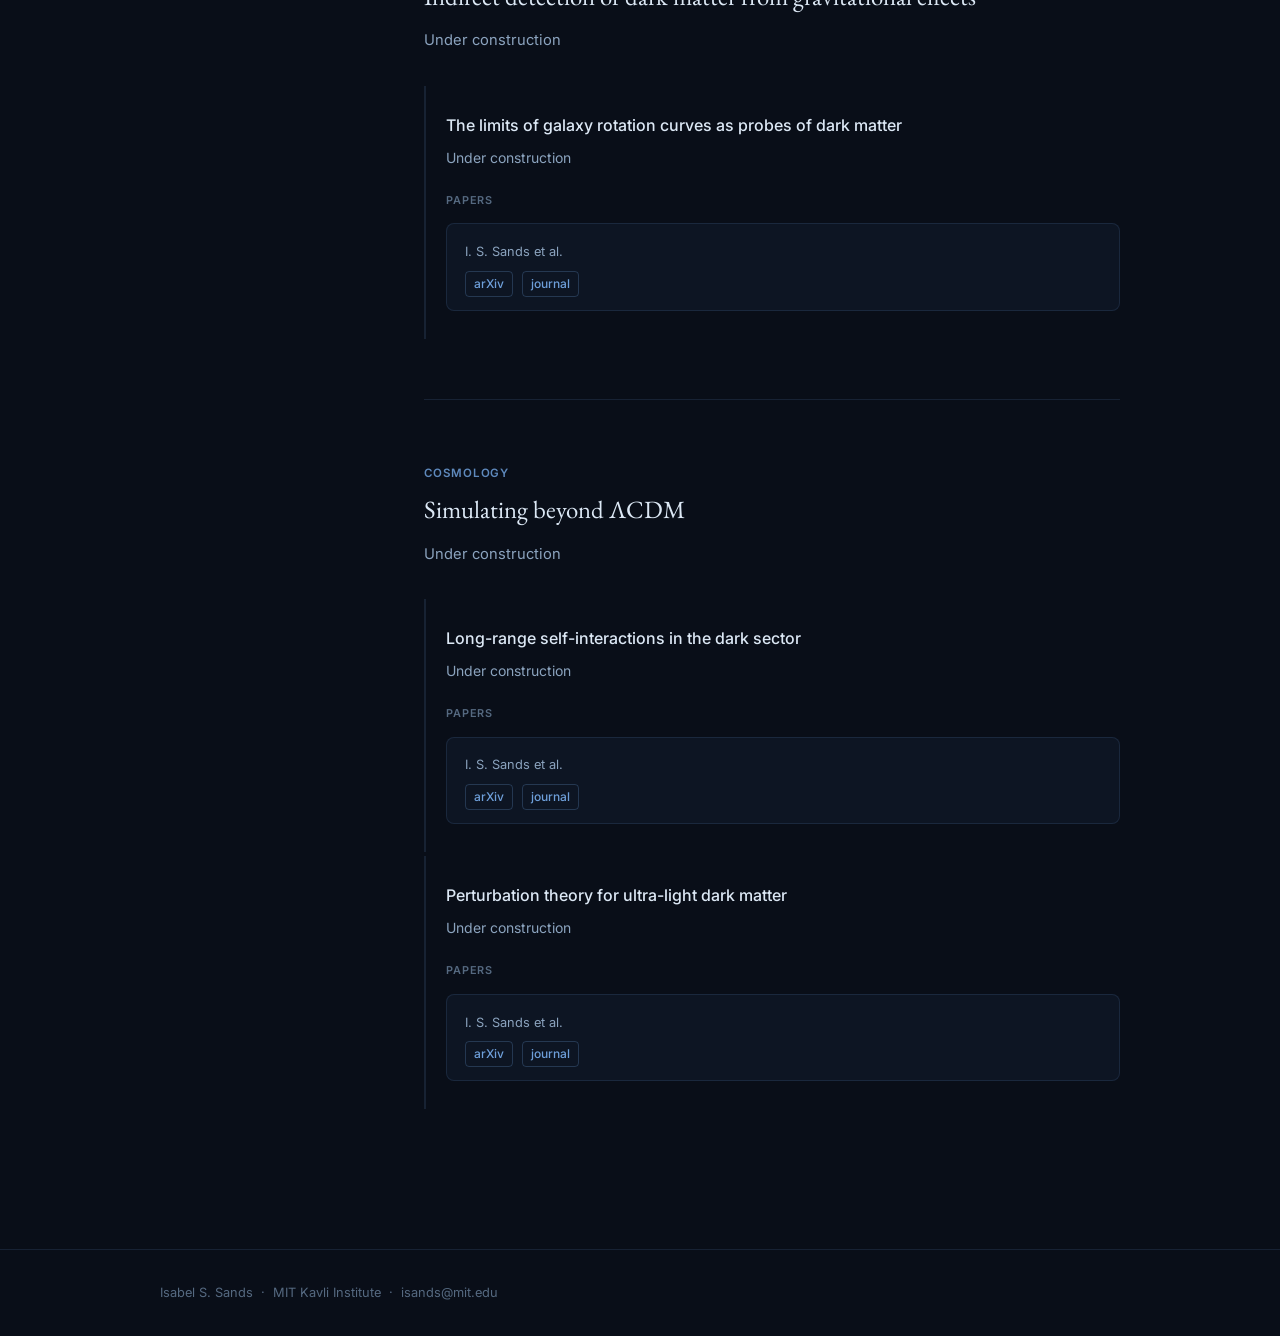
<file: research.html>
<!DOCTYPE html>
<html lang="en">
<head>
<meta charset="UTF-8">
<meta name="viewport" content="width=device-width, initial-scale=1, viewport-fit=cover">
<title>Research — Isabel S. Sands</title>
<link rel="preconnect" href="https://fonts.googleapis.com">
<link rel="preconnect" href="https://fonts.gstatic.com" crossorigin>
<link href="https://fonts.googleapis.com/css2?family=Inter:wght@300;400;500;600&family=EB+Garamond:ital,wght@0,400;1,400&display=swap" rel="stylesheet">
<link rel="stylesheet" href="style.css">
</head>
<body>

<header class="site-header">
  <nav class="nav-inner">
    <a href="index.html" class="nav-name">Isabel S. Sands</a>
    <ul class="nav-links">
      <li><a href="index.html">About</a></li>
      <li><a href="research.html" class="active">Research</a></li>
      <li><a href="cv.html">CV</a></li>
    </ul>
  </nav>
</header>

<main>
  <section class="page-hero">
    <div class="content-wrap">
      <h1 class="page-title">Research</h1>
      <p class="page-subtitle">My work spans theoretical astro-particle physics, cosmology, and galaxy formation. Below are my current and recent research areas, each with associated projects and papers.</p>
    </div>
  </section>

  <section class="research-body">
    <div class="content-wrap research-layout">

      <!-- Sidebar nav -->
      <nav class="research-nav" aria-label="Research areas">
        <p class="research-nav-label">Areas</p>
        <ul>
          <li><a href="#cosmic-rays">Cosmic ray interactions</a></li>
          <li><a href="#dark-matter-indirect">Indirect dark matter detection</a></li>
          <li><a href="#beyond-lcdm">Beyond &Lambda;CDM</a></li>
        </ul>
      </nav>

      <!-- Main content -->
      <div class="research-content">

        <!-- Overview -->
        <div class="research-overview">
          <h2 class="overview-heading">Overview</h2>
          <p>I work at the intersection of theoretical particle physics and astrophysics, developing models and simulations that connect fundamental physics to observable signatures across cosmic scales. My projects span cosmic ray phenomenology in galaxy simulations, the indirect detection of dark matter through gravitational and radiative probes, and the cosmological signatures of physics beyond the standard &Lambda;CDM model.</p>
          <p>I frequently take on new projects as compelling questions arise, so this page reflects my current and recent work rather than a fixed research program.</p>
        </div>

        <!-- Area 1 -->
        <div class="research-area" id="cosmic-rays">
          <div class="area-label">Astro-particle physics &amp; galaxy formation</div>
          <h2 class="area-title">Modeling cosmic ray interactions and diffuse emission in MHD galaxy formation simulations</h2>
          <p class="area-desc"> Under construction </p>

          <div class="project-list">

            <div class="project">
              <h3 class="project-title">The galactic center gamma-ray excess and time-dependent cosmic ray transport</h3>
              <p class="project-desc"> Under construction</p>
              <div class="project-papers">
                <span class="papers-label">Papers</span>
                <div class="pub-list-inline">
                  <div class="pub-item-inline">
                    <p class="pub-title"></p>
                    <p class="pub-authors">I. S. Sands et al.</p>
                    <div class="pub-links">
                      <a href="#" class="pub-link">arXiv</a>
                      <a href="#" class="pub-link">journal</a>
                    </div>
                  </div>
                </div>
              </div>
            </div>

            <div class="project">
              <h3 class="project-title">Fermi bubbles in cosmological simulations</h3>
              <p class="project-desc"> Under construction </p>
              <div class="project-papers">
                <span class="papers-label">Papers</span>
                <div class="pub-list-inline">
                  <div class="pub-item-inline">
                    <p class="pub-title"></p>
                    <p class="pub-authors">I. S. Sands et al.</p>
                    <div class="pub-links">
                      <a href="#" class="pub-link">arXiv</a>
                      <a href="#" class="pub-link">journal</a>
                    </div>
                  </div>
                </div>
              </div>
            </div>

          </div>
        </div>

        <!-- Area 2 -->
        <div class="research-area" id="dark-matter-indirect">
          <div class="area-label">Astro-particle physics</div>
          <h2 class="area-title">Indirect detection of dark matter from gravitational effects</h2>
          <p class="area-desc"> Under construction</p>

          <div class="project-list">

            <div class="project">
              <h3 class="project-title">The limits of galaxy rotation curves as probes of dark matter</h3>
              <p class="project-desc"> Under construction </p>
              <div class="project-papers">
                <span class="papers-label">Papers</span>
                <div class="pub-list-inline">
                  <div class="pub-item-inline">
                    <p class="pub-title"></p>
                    <p class="pub-authors">I. S. Sands et al.</p>
                    <div class="pub-links">
                      <a href="#" class="pub-link">arXiv</a>
                      <a href="#" class="pub-link">journal</a>
                    </div>
                  </div>
                </div>
              </div>
            </div>

          </div>
        </div>

        <!-- Area 3 -->
        <div class="research-area" id="beyond-lcdm">
          <div class="area-label">Cosmology</div>
          <h2 class="area-title">Simulating beyond &Lambda;CDM</h2>
          <p class="area-desc"> Under construction </p>

          <div class="project-list">

            <div class="project">
              <h3 class="project-title">Long-range self-interactions in the dark sector</h3>
              <p class="project-desc"> Under construction </p>
              <div class="project-papers">
                <span class="papers-label">Papers</span>
                <div class="pub-list-inline">
                  <div class="pub-item-inline">
                    <p class="pub-title"></p>
                    <p class="pub-authors">I. S. Sands et al.</p>
                    <div class="pub-links">
                      <a href="#" class="pub-link">arXiv</a>
                      <a href="#" class="pub-link">journal</a>
                    </div>
                  </div>
                </div>
              </div>
            </div>

            <div class="project">
              <h3 class="project-title">Perturbation theory for ultra-light dark matter</h3>
              <p class="project-desc"> Under construction</p>
              <div class="project-papers">
                <span class="papers-label">Papers</span>
                <div class="pub-list-inline">
                  <div class="pub-item-inline">
                    <p class="pub-title"></p>
                    <p class="pub-authors">I. S. Sands et al.</p>
                    <div class="pub-links">
                      <a href="#" class="pub-link">arXiv</a>
                      <a href="#" class="pub-link">journal</a>
                    </div>
                  </div>
                </div>
              </div>
            </div>

          </div>
        </div>

      </div><!-- /research-content -->
    </div><!-- /research-layout -->
  </section>
</main>

<footer class="site-footer">
  <div class="footer-inner">
    <p>Isabel S. Sands &nbsp;·&nbsp; MIT Kavli Institute &nbsp;·&nbsp; <a href="mailto:isands@mit.edu" class="footer-link">isands@mit.edu</a></p>
  </div>
</footer>

</body>
</html>
</file>
<file: style.css>
/* ── Reset & base ────────────────────────────────────── */
*, *::before, *::after { box-sizing: border-box; margin: 0; padding: 0; }

:root {
  --bg:        #090e18;
  --bg-card:   #0d1523;
  --bg-lift:   #111e30;
  --border:    rgba(110, 159, 218, 0.14);
  --border-md: rgba(110, 159, 218, 0.22);
  --blue:      #6e9fda;
  --purple:    #a78bda;
  --text:      #dce8f5;
  --text-dim:  #8ba3be;
  --text-muted:#556980;
  --accent:    #6e9fda;
  --radius:    10px;
  --nav-h:     60px;
  --max-w:     960px;
}

html { scroll-behavior: smooth; }

body {
  background: var(--bg);
  color: var(--text);
  font-family: 'Inter', sans-serif;
  font-size: 16px;
  line-height: 1.7;
  font-weight: 400;
  -webkit-font-smoothing: antialiased;
}

/* ── Navigation ──────────────────────────────────────── */
.site-header {
  position: sticky;
  top: 0;
  z-index: 100;
  height: var(--nav-h);
  background: rgba(9, 14, 24, 0.88);
  backdrop-filter: blur(12px);
  -webkit-backdrop-filter: blur(12px);
  border-bottom: 1px solid var(--border);
}

.nav-inner {
  max-width: var(--max-w);
  margin: 0 auto;
  padding: 0 2rem;
  height: 100%;
  display: flex;
  align-items: center;
  justify-content: space-between;
}

.nav-name {
  font-size: 0.9rem;
  font-weight: 500;
  color: var(--text);
  text-decoration: none;
  letter-spacing: 0.01em;
}

.nav-links {
  display: flex;
  gap: 2rem;
  list-style: none;
}

.nav-links a {
  font-size: 0.85rem;
  font-weight: 400;
  color: var(--text-dim);
  text-decoration: none;
  transition: color 0.15s;
}

.nav-links a:hover,
.nav-links a.active {
  color: var(--text);
}

.nav-links a.active {
  font-weight: 500;
}

/* ── Hero (home) ─────────────────────────────────────── */
.hero {
  min-height: calc(100vh - var(--nav-h));
  display: flex;
  align-items: center;
  padding: 4rem 2rem;
  background:
    radial-gradient(ellipse 60% 50% at 70% 50%, rgba(110,159,218,0.06) 0%, transparent 70%),
    radial-gradient(ellipse 40% 40% at 20% 60%, rgba(167,139,218,0.05) 0%, transparent 60%);
}

.hero-inner {
  max-width: var(--max-w);
  margin: 0 auto;
  width: 100%;
  display: flex;
  align-items: center;
  gap: 4rem;
}

.hero-text { flex: 1; }

.hero-role {
  font-size: 0.8rem;
  font-weight: 500;
  color: var(--blue);
  letter-spacing: 0.06em;
  text-transform: uppercase;
  margin-bottom: 1rem;
}

.hero-name {
  font-family: 'EB Garamond', Georgia, serif;
  font-size: clamp(2.6rem, 6vw, 4rem);
  font-weight: 400;
  line-height: 1.1;
  color: var(--text);
  margin-bottom: 1rem;
}

.hero-affil {
  font-size: 0.95rem;
  color: var(--text-dim);
  line-height: 1.6;
  margin-bottom: 1.75rem;
}

.hero-tags {
  display: flex;
  flex-wrap: wrap;
  gap: 0.5rem;
  margin-bottom: 2rem;
}

.tag {
  display: inline-block;
  font-size: 0.75rem;
  font-weight: 400;
  color: var(--blue);
  border: 1px solid rgba(110,159,218,0.28);
  border-radius: 20px;
  padding: 0.25rem 0.75rem;
  background: rgba(110,159,218,0.05);
}

.hero-actions { display: flex; gap: 1rem; flex-wrap: wrap; }

.btn-primary, .btn-secondary {
  display: inline-flex;
  align-items: center;
  gap: 0.5rem;
  font-size: 0.85rem;
  font-weight: 500;
  padding: 0.65rem 1.4rem;
  border-radius: var(--radius);
  text-decoration: none;
  transition: all 0.15s;
}

.btn-primary {
  background: var(--blue);
  color: #090e18;
}

.btn-primary:hover { background: #89b5e8; }

.btn-secondary {
  background: transparent;
  color: var(--text-dim);
  border: 1px solid var(--border-md);
}

.btn-secondary:hover {
  color: var(--text);
  border-color: rgba(110,159,218,0.4);
}

.hero-visual {
  flex-shrink: 0;
  opacity: 0.85;
}

/* ── Biography section ───────────────────────────────── */
.bio-section {
  padding: 5rem 2rem;
  border-top: 1px solid var(--border);
}

.content-wrap {
  max-width: var(--max-w);
  margin: 0 auto;
}

.bio-grid {
  display: grid;
  grid-template-columns: 1fr 280px;
  gap: 4rem;
  align-items: start;
}

.bio-text h2 {
  font-family: 'EB Garamond', Georgia, serif;
  font-size: 1.8rem;
  font-weight: 400;
  color: var(--text);
  margin-bottom: 1.25rem;
}

.bio-text p {
  color: var(--text-dim);
  margin-bottom: 1rem;
  max-width: 62ch;
}

.sidebar-card {
  background: var(--bg-card);
  border: 1px solid var(--border);
  border-radius: var(--radius);
  padding: 1.25rem 1.5rem;
  margin-bottom: 1rem;
}

.sidebar-card h3 {
  font-size: 0.7rem;
  font-weight: 600;
  letter-spacing: 0.08em;
  text-transform: uppercase;
  color: var(--text-muted);
  margin-bottom: 0.6rem;
}

.sidebar-card p {
  font-size: 0.875rem;
  color: var(--text-dim);
  line-height: 1.55;
}

.sidebar-list {
  list-style: none;
  font-size: 0.875rem;
  color: var(--text-dim);
  line-height: 1.8;
}

.inline-link {
  color: var(--blue);
  text-decoration: none;
  border-bottom: 1px solid transparent;
  transition: border-color 0.15s;
}

.inline-link:hover { border-color: var(--blue); }

/* ── Page hero (inner pages) ─────────────────────────── */
.page-hero {
  padding: 4rem 2rem 3rem;
  border-bottom: 1px solid var(--border);
  background:
    radial-gradient(ellipse 60% 80% at 50% 0%, rgba(110,159,218,0.05) 0%, transparent 70%);
}

.page-title {
  font-family: 'EB Garamond', Georgia, serif;
  font-size: clamp(2rem, 5vw, 3rem);
  font-weight: 400;
  color: var(--text);
  margin-bottom: 0.5rem;
}

.page-subtitle {
  font-size: 1rem;
  color: var(--text-dim);
  max-width: 56ch;
}

/* ── Research page layout ────────────────────────────── */
.research-body {
  padding: 3rem 2rem 5rem;
}

.research-layout {
  display: grid;
  grid-template-columns: 200px 1fr;
  gap: 4rem;
  align-items: start;
}

/* Sticky sidebar nav */
.research-nav {
  position: sticky;
  top: calc(var(--nav-h) + 1.5rem);
}

.research-nav-label {
  font-size: 0.68rem;
  font-weight: 600;
  letter-spacing: 0.1em;
  text-transform: uppercase;
  color: var(--text-muted);
  margin-bottom: 0.75rem;
}

.research-nav ul {
  list-style: none;
  display: flex;
  flex-direction: column;
  gap: 0.1rem;
}

.research-nav a {
  display: block;
  font-size: 0.82rem;
  color: var(--text-muted);
  text-decoration: none;
  padding: 0.3rem 0;
  border-left: 2px solid transparent;
  padding-left: 0.75rem;
  transition: color 0.15s, border-color 0.15s;
  line-height: 1.4;
}

.research-nav a:hover {
  color: var(--text-dim);
  border-left-color: var(--border-md);
}

/* Overview */
.research-overview {
  margin-bottom: 3.5rem;
  padding-bottom: 3rem;
  border-bottom: 1px solid var(--border);
}

.overview-heading {
  font-family: 'EB Garamond', Georgia, serif;
  font-size: 1.5rem;
  font-weight: 400;
  color: var(--text);
  margin-bottom: 1rem;
}

.research-overview p {
  font-size: 0.95rem;
  color: var(--text-dim);
  max-width: 65ch;
  margin-bottom: 0.85rem;
}

.research-overview p:last-child { margin-bottom: 0; }

/* Research area block */
.research-area {
  margin-bottom: 4rem;
  padding-bottom: 3.5rem;
  border-bottom: 1px solid var(--border);
}

.research-area:last-child {
  margin-bottom: 0;
  border-bottom: none;
}

.area-label {
  font-size: 0.72rem;
  font-weight: 600;
  letter-spacing: 0.08em;
  text-transform: uppercase;
  color: var(--blue);
  margin-bottom: 0.6rem;
  opacity: 0.85;
}

.area-title {
  font-family: 'EB Garamond', Georgia, serif;
  font-size: 1.55rem;
  font-weight: 400;
  color: var(--text);
  line-height: 1.3;
  margin-bottom: 1rem;
  max-width: 58ch;
}

.area-desc {
  font-size: 0.92rem;
  color: var(--text-dim);
  max-width: 65ch;
  margin-bottom: 2rem;
  line-height: 1.75;
}

/* Projects within an area */
.project-list {
  display: flex;
  flex-direction: column;
  gap: 0;
}

.project {
  padding: 1.75rem 0 1.75rem 1.25rem;
  border-left: 2px solid var(--border);
  margin-bottom: 0.25rem;
  transition: border-color 0.15s;
}

.project:hover { border-left-color: var(--border-md); }

/* Image figure */
.project-figure {
  margin: 0 0 1.5rem 0;
  display: flex;
  flex-direction: column;
  gap: 0.5rem;
}

.project-img {
  width: 100%;
  max-width: 560px;
  height: auto;
  border-radius: 8px;
  border: 1px solid var(--border);
  display: block;
}

/* Placeholder shown when src is empty — hidden automatically once src is set */
.project-img--placeholder:not([src]),
.project-img--placeholder[src=""] {
  display: none;
}

.project-figure figcaption {
  font-size: 0.78rem;
  color: var(--text-muted);
  font-style: italic;
  max-width: 560px;
  line-height: 1.5;
}

/* Hide the caption too when there's no image */
.project-img--placeholder:not([src]) + figcaption,
.project-img--placeholder[src=""] + figcaption {
  display: none;
}

.project-title {
  font-size: 1rem;
  font-weight: 500;
  color: var(--text);
  margin-bottom: 0.6rem;
  line-height: 1.4;
}

.project-desc {
  font-size: 0.875rem;
  color: var(--text-dim);
  max-width: 62ch;
  line-height: 1.75;
  margin-bottom: 1.25rem;
}

/* Papers within a project */
.project-papers {
  display: flex;
  flex-direction: column;
  gap: 0.5rem;
}

.papers-label {
  font-size: 0.68rem;
  font-weight: 600;
  letter-spacing: 0.08em;
  text-transform: uppercase;
  color: var(--text-muted);
  margin-bottom: 0.4rem;
}

.pub-list-inline {
  display: flex;
  flex-direction: column;
  gap: 0.75rem;
}

.pub-item-inline {
  background: var(--bg-card);
  border: 1px solid var(--border);
  border-radius: 8px;
  padding: 0.85rem 1.1rem;
}

.pub-title {
  font-size: 0.875rem;
  font-weight: 500;
  color: var(--text);
  margin-bottom: 0.2rem;
}

.pub-authors {
  font-size: 0.8rem;
  color: var(--text-dim);
  margin-bottom: 0.5rem;
}

.pub-links { display: flex; gap: 0.6rem; }

.pub-link {
  font-size: 0.75rem;
  font-weight: 500;
  color: var(--blue);
  text-decoration: none;
  border: 1px solid rgba(110,159,218,0.25);
  border-radius: 4px;
  padding: 0.1rem 0.5rem;
  transition: all 0.15s;
}

.pub-link:hover {
  background: rgba(110,159,218,0.1);
  border-color: rgba(110,159,218,0.5);
}

/* ── CV ──────────────────────────────────────────────── */
.cv-hero-row {
  display: flex;
  align-items: center;
  justify-content: space-between;
  gap: 2rem;
  flex-wrap: wrap;
}

.cv-download {
  flex-shrink: 0;
}

.cv-body {
  padding: 3rem 2rem 5rem;
}

.cv-layout {
  max-width: 760px;
}

.cv-section {
  margin-bottom: 3rem;
}

.cv-heading {
  font-size: 0.7rem;
  font-weight: 600;
  letter-spacing: 0.1em;
  text-transform: uppercase;
  color: var(--blue);
  padding-bottom: 0.75rem;
  border-bottom: 1px solid var(--border);
  margin-bottom: 1.5rem;
}

.cv-entries { display: flex; flex-direction: column; gap: 1.25rem; }

.cv-entry {
  display: flex;
  gap: 2rem;
  align-items: flex-start;
}

.cv-entry-year {
  flex-shrink: 0;
  width: 72px;
  font-size: 0.8rem;
  font-weight: 500;
  color: var(--text-muted);
  padding-top: 0.15rem;
}

.cv-entry-body { flex: 1; }

.cv-entry-title {
  font-size: 0.95rem;
  font-weight: 500;
  color: var(--text);
  margin-bottom: 0.2rem;
}

.cv-entry-sub {
  font-size: 0.875rem;
  color: var(--text-dim);
  margin-bottom: 0.2rem;
}

.cv-entry-detail {
  font-size: 0.825rem;
  color: var(--text-muted);
}

.cv-prose {
  font-size: 0.9rem;
  color: var(--text-dim);
}

.cv-subsection-label {
  font-size: 0.72rem;
  font-weight: 600;
  letter-spacing: 0.07em;
  text-transform: uppercase;
  color: var(--text-muted);
  margin-bottom: 1rem;
}

.cv-entry-note {
  font-size: 0.8rem;
  font-weight: 400;
  color: var(--text-muted);
  font-style: italic;
}

/* ── Footer ──────────────────────────────────────────── */
.site-footer {
  border-top: 1px solid var(--border);
  padding: 2rem;
}

.footer-inner {
  max-width: var(--max-w);
  margin: 0 auto;
  font-size: 0.8rem;
  color: var(--text-muted);
}

.footer-link {
  color: var(--text-muted);
  text-decoration: none;
  transition: color 0.15s;
}

.footer-link:hover { color: var(--text-dim); }

/* ── Responsive ──────────────────────────────────────── */
@media (max-width: 768px) {
  .hero-inner { flex-direction: column; gap: 2.5rem; }
  .hero-visual { display: none; }
  .hero-name { font-size: 2.4rem; }
  .bio-grid { grid-template-columns: 1fr; gap: 2.5rem; }
  .research-layout { grid-template-columns: 1fr; gap: 2rem; }
  .research-nav { position: static; display: flex; flex-wrap: wrap; gap: 0.5rem; align-items: center; }
  .research-nav-label { margin-bottom: 0; margin-right: 0.5rem; }
  .research-nav ul { flex-direction: row; flex-wrap: wrap; }
  .research-nav a { border-left: none; border-bottom: 1px solid transparent; padding-left: 0; padding-bottom: 0.15rem; }
  .research-nav a:hover { border-left-color: transparent; border-bottom-color: var(--border-md); }
  .cv-entry { flex-direction: column; gap: 0.25rem; }
  .cv-entry-year { width: auto; }
  .cv-hero-row { flex-direction: column; align-items: flex-start; }
  .nav-inner { padding: 0 1.25rem; }
}

@media (prefers-reduced-motion: reduce) {
  * { transition: none !important; }
}
</file>
